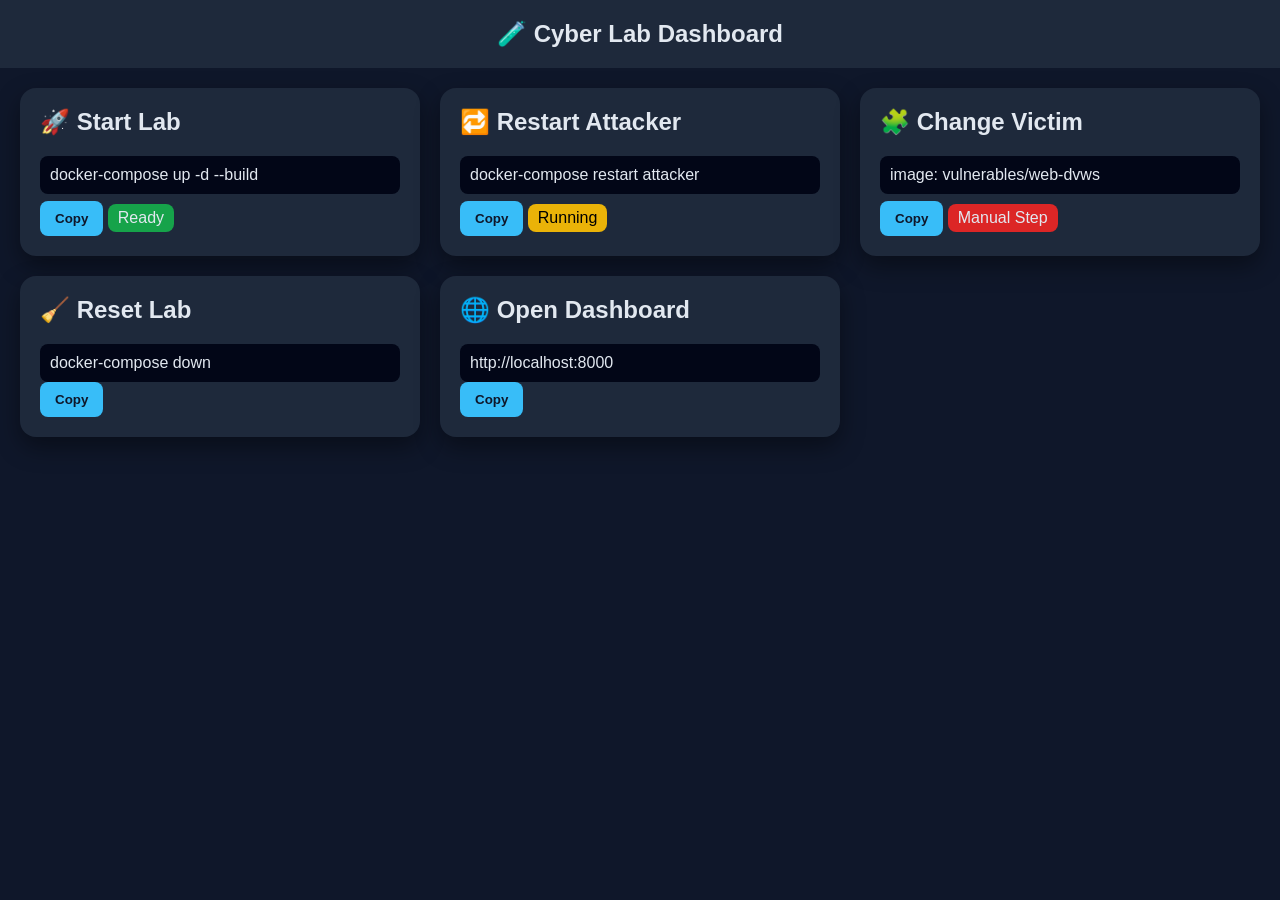
<file: index.html>
<!DOCTYPE html><html lang="en">
<head>
<meta charset="UTF-8">
<meta name="viewport" content="width=device-width, initial-scale=1.0">
<title>Cyber Lab Dashboard</title>
<style>
body {
  font-family: 'Segoe UI', sans-serif;
  background: #0f172a;
  color: #e2e8f0;
  margin: 0;
}
header {
  padding: 20px;
  text-align: center;
  background: #1e293b;
  font-size: 24px;
  font-weight: bold;
}
.container {
  padding: 20px;
  display: grid;
  grid-template-columns: repeat(auto-fit, minmax(300px, 1fr));
  gap: 20px;
}
.card {
  background: #1e293b;
  border-radius: 16px;
  padding: 20px;
  box-shadow: 0 10px 25px rgba(0,0,0,0.4);
}
.card h2 {
  margin-top: 0;
}
button {
  background: #38bdf8;
  border: none;
  padding: 10px 15px;
  border-radius: 8px;
  cursor: pointer;
  color: #0f172a;
  font-weight: bold;
}
.code {
  background: #020617;
  padding: 10px;
  border-radius: 8px;
  overflow-x: auto;
  margin-top: 10px;
}
.status {
  margin-top: 10px;
  padding: 5px 10px;
  border-radius: 8px;
  display: inline-block;
}
.green { background: #16a34a; }
.yellow { background: #eab308; color:#000; }
.red { background: #dc2626; }
</style>
</head>
<body>
<header>🧪 Cyber Lab Dashboard</header><div class="container"><div class="card">
<h2>🚀 Start Lab</h2>
<div class="code">docker-compose up -d --build</div>
<button onclick="copyCode(this)">Copy</button>
<div class="status green">Ready</div>
</div><div class="card">
<h2>🔁 Restart Attacker</h2>
<div class="code">docker-compose restart attacker</div>
<button onclick="copyCode(this)">Copy</button>
<div class="status yellow">Running</div>
</div><div class="card">
<h2>🧩 Change Victim</h2>
<div class="code">image: vulnerables/web-dvws</div>
<button onclick="copyCode(this)">Copy</button>
<div class="status red">Manual Step</div>
</div><div class="card">
<h2>🧹 Reset Lab</h2>
<div class="code">docker-compose down</div>
<button onclick="copyCode(this)">Copy</button>
</div><div class="card">
<h2>🌐 Open Dashboard</h2>
<div class="code">http://localhost:8000</div>
<button onclick="copyCode(this)">Copy</button>
</div></div><script>
function copyCode(btn) {
  const code = btn.previousElementSibling.innerText;
  navigator.clipboard.writeText(code);
  btn.innerText = "Copied!";
  setTimeout(() => btn.innerText = "Copy", 1500);
}
</script>
</file>
